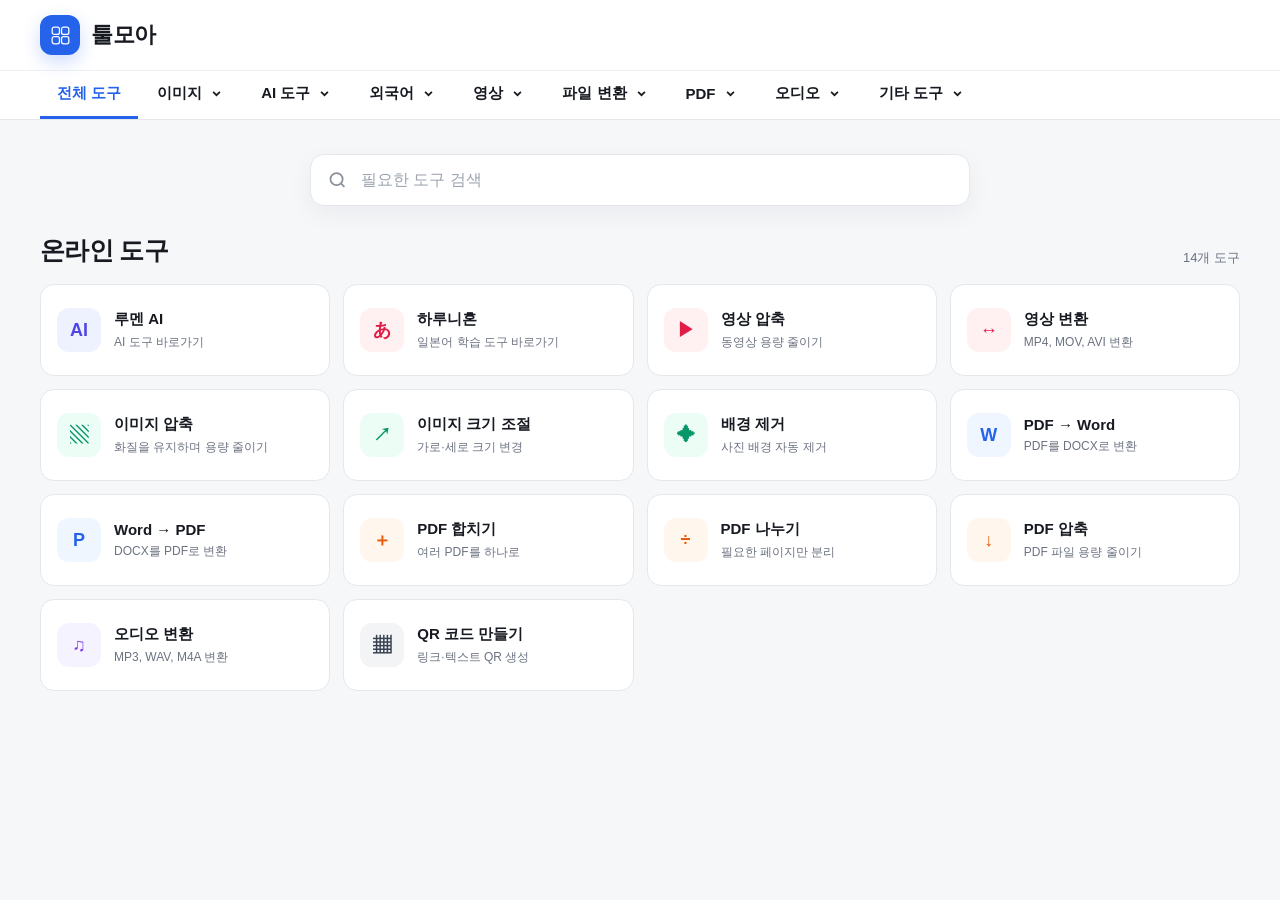
<file: index.html>
<!doctype html>
<html lang="ko">
<head>
  <meta charset="UTF-8" />
  <meta name="viewport" content="width=device-width, initial-scale=1.0" />
  <title>툴모아</title>
  <meta name="description" content="영상, 이미지, PDF, 파일 변환 도구를 바로 사용할 수 있는 온라인 도구 모음" />
  <link rel="stylesheet" href="./styles.css" />
</head>
<body>
  <header class="site-header">
    <div class="header-main">
      <a href="#" class="brand" aria-label="툴모아 홈">
        <span class="brand-logo" aria-hidden="true">
          <svg viewBox="0 0 48 48" role="img">
            <rect x="8" y="8" width="14" height="14" rx="4"></rect>
            <rect x="26" y="8" width="14" height="14" rx="4"></rect>
            <rect x="8" y="26" width="14" height="14" rx="4"></rect>
            <rect x="26" y="26" width="14" height="14" rx="4"></rect>
          </svg>
        </span>
        <span class="brand-name">툴모아</span>
      </a>

      <div class="header-actions">
        <button class="search-toggle" type="button" aria-label="검색 열기">
          <svg viewBox="0 0 24 24" aria-hidden="true"><circle cx="11" cy="11" r="7"></circle><path d="m20 20-4-4"></path></svg>
        </button>
        <button class="mobile-menu-button" type="button" aria-label="메뉴 열기" aria-expanded="false">
          <span></span><span></span><span></span>
        </button>
      </div>
    </div>

    <nav class="category-nav" aria-label="도구 카테고리">
      <div class="nav-inner">
        <button class="category-button active" type="button" data-category="all">전체 도구</button>

         <div class="category-item">
          <button class="category-button dropdown-trigger" type="button" aria-expanded="false">
            이미지
            <svg viewBox="0 0 20 20" aria-hidden="true"><path d="m6 8 4 4 4-4"></path></svg>
          </button>
          <div class="dropdown-menu">
            <a href="#" data-tool="image-compress"><strong>이미지 압축</strong><span>화질을 유지하며 용량 줄이기</span></a>
            <a href="#" data-tool="image-resize"><strong>크기 조절</strong><span>가로·세로 크기 변경</span></a>
            <a href="image_convert/" data-tool="image-convert"><strong>이미지 변환</strong><span>JPG, PNG, WEBP 변환</span></a>
            <a href="#" data-tool="image-background"><strong>배경 제거</strong><span>사진 배경 자동 제거</span></a>
            <a href="#" data-tool="image-crop"><strong>이미지 자르기</strong><span>원하는 영역만 잘라내기</span></a>
          </div>
        </div>
        
        <div class="category-item">
          <button class="category-button dropdown-trigger" type="button" aria-expanded="false">
            AI 도구
            <svg viewBox="0 0 20 20" aria-hidden="true"><path d="m6 8 4 4 4-4"></path></svg>
          </button>
          <div class="dropdown-menu">
            <a href="https://myunghoon3847-maker.github.io/Lumen/" target="_blank" rel="noopener noreferrer">
              <strong>루멘 AI</strong><span>AI 도구 바로가기</span>
            </a>
          </div>
        </div>

        <div class="category-item">
          <button class="category-button dropdown-trigger" type="button" aria-expanded="false">
            외국어
            <svg viewBox="0 0 20 20" aria-hidden="true"><path d="m6 8 4 4 4-4"></path></svg>
          </button>
          <div class="dropdown-menu">
            <a href="https://myunghoon3847-maker.github.io/harunihon/" target="_blank" rel="noopener noreferrer">
              <strong>하루니혼</strong><span>일본어 학습 도구 바로가기</span>
            </a>
          </div>
        </div>

        <div class="category-item">
          <button class="category-button dropdown-trigger" type="button" aria-expanded="false">
            영상
            <svg viewBox="0 0 20 20" aria-hidden="true"><path d="m6 8 4 4 4-4"></path></svg>
          </button>
          <div class="dropdown-menu">
            <a href="#" data-tool="video-compress"><strong>영상 압축</strong><span>동영상 용량 줄이기</span></a>
            <a href="#" data-tool="video-convert"><strong>영상 변환</strong><span>MP4, MOV, AVI 변환</span></a>
            <a href="#" data-tool="video-cut"><strong>영상 자르기</strong><span>구간 선택 및 저장</span></a>
            <a href="#" data-tool="video-audio"><strong>오디오 추출</strong><span>영상에서 MP3 추출</span></a>
            <a href="#" data-tool="video-gif"><strong>GIF 만들기</strong><span>영상 구간을 GIF로 변환</span></a>
          </div>
        </div>

        <div class="category-item">
          <button class="category-button dropdown-trigger" type="button" aria-expanded="false">
            파일 변환
            <svg viewBox="0 0 20 20" aria-hidden="true"><path d="m6 8 4 4 4-4"></path></svg>
          </button>
          <div class="dropdown-menu wide">
            <div class="dropdown-group">
              <span class="dropdown-title">문서 변환</span>
              <a href="#" data-tool="pdf-word"><strong>PDF → Word</strong><span>PDF를 DOCX로 변환</span></a>
              <a href="#" data-tool="word-pdf"><strong>Word → PDF</strong><span>DOCX를 PDF로 변환</span></a>
              <a href="#" data-tool="excel-pdf"><strong>Excel → PDF</strong><span>스프레드시트를 PDF로 변환</span></a>
            </div>
            <div class="dropdown-group">
              <span class="dropdown-title">미디어 변환</span>
              <a href="#" data-tool="audio-convert"><strong>오디오 변환</strong><span>MP3, WAV, M4A 변환</span></a>
              <a href="#" data-tool="archive-convert"><strong>압축 파일 변환</strong><span>ZIP, RAR, 7Z 변환</span></a>
              <a href="#" data-tool="ebook-convert"><strong>전자책 변환</strong><span>EPUB, MOBI, PDF 변환</span></a>
            </div>
          </div>
        </div>

        <div class="category-item">
          <button class="category-button dropdown-trigger" type="button" aria-expanded="false">
            PDF
            <svg viewBox="0 0 20 20" aria-hidden="true"><path d="m6 8 4 4 4-4"></path></svg>
          </button>
          <div class="dropdown-menu">
            <a href="#" data-tool="pdf-merge"><strong>PDF 합치기</strong><span>여러 PDF를 하나로</span></a>
            <a href="#" data-tool="pdf-split"><strong>PDF 나누기</strong><span>필요한 페이지만 분리</span></a>
            <a href="#" data-tool="pdf-compress"><strong>PDF 압축</strong><span>PDF 파일 용량 줄이기</span></a>
            <a href="#" data-tool="pdf-image"><strong>PDF → 이미지</strong><span>페이지를 JPG로 변환</span></a>
          </div>
        </div>

        <div class="category-item">
          <button class="category-button dropdown-trigger" type="button" aria-expanded="false">
            오디오
            <svg viewBox="0 0 20 20" aria-hidden="true"><path d="m6 8 4 4 4-4"></path></svg>
          </button>
          <div class="dropdown-menu">
            <a href="#" data-tool="audio-compress"><strong>오디오 압축</strong><span>음질과 용량 조절</span></a>
            <a href="#" data-tool="audio-cut"><strong>오디오 자르기</strong><span>원하는 구간만 저장</span></a>
            <a href="#" data-tool="audio-merge"><strong>오디오 합치기</strong><span>여러 파일 이어 붙이기</span></a>
            <a href="#" data-tool="audio-convert"><strong>오디오 변환</strong><span>MP3, WAV, M4A 변환</span></a>
          </div>
        </div>

        <div class="category-item">
          <button class="category-button dropdown-trigger" type="button" aria-expanded="false">
            기타 도구
            <svg viewBox="0 0 20 20" aria-hidden="true"><path d="m6 8 4 4 4-4"></path></svg>
          </button>
          <div class="dropdown-menu align-right">
            <a href="#" data-tool="qr"><strong>QR 코드 만들기</strong><span>링크·텍스트 QR 생성</span></a>
            <a href="#" data-tool="text"><strong>텍스트 정리</strong><span>공백·줄바꿈 정리</span></a>
            <a href="#" data-tool="password"><strong>비밀번호 생성</strong><span>강력한 비밀번호 만들기</span></a>
            <a href="#" data-tool="color"><strong>색상 코드 변환</strong><span>HEX, RGB, HSL 변환</span></a>
          </div>
        </div>
      </div>
    </nav>

    <div class="mobile-category-panel" aria-hidden="true">

      <button class="mobile-category-title" type="button" data-mobile-target="ai-tools">AI 도구 <span>+</span></button>
      <div class="mobile-submenu" id="ai-tools"><a href="https://myunghoon3847-maker.github.io/Lumen/" target="_blank" rel="noopener noreferrer">루멘 AI</a></div>
      <button class="mobile-category-title" type="button" data-mobile-target="language-tools">외국어 <span>+</span></button>
      <div class="mobile-submenu" id="language-tools"><a href="https://myunghoon3847-maker.github.io/harunihon/" target="_blank" rel="noopener noreferrer">하루니혼</a></div>
      <button class="mobile-category-title" type="button" data-mobile-target="video">영상 <span>+</span></button>
      <div class="mobile-submenu" id="video"><a href="#">영상 압축</a><a href="#">영상 변환</a><a href="#">영상 자르기</a><a href="#">오디오 추출</a></div>
      <button class="mobile-category-title" type="button" data-mobile-target="image">이미지 <span>+</span></button>
      <div class="mobile-submenu" id="image"><a href="#">이미지 압축</a><a href="#">크기 조절</a><a href="#">이미지 변환</a><a href="#">배경 제거</a></div>
      <button class="mobile-category-title" type="button" data-mobile-target="convert">파일 변환 <span>+</span></button>
      <div class="mobile-submenu" id="convert"><a href="#">PDF → Word</a><a href="#">Word → PDF</a><a href="#">오디오 변환</a><a href="#">압축 파일 변환</a></div>
      <button class="mobile-category-title" type="button" data-mobile-target="pdf">PDF <span>+</span></button>
      <div class="mobile-submenu" id="pdf"><a href="#">PDF 합치기</a><a href="#">PDF 나누기</a><a href="#">PDF 압축</a><a href="#">PDF → 이미지</a></div>
      <button class="mobile-category-title" type="button" data-mobile-target="audio">오디오 <span>+</span></button>
      <div class="mobile-submenu" id="audio"><a href="#">오디오 압축</a><a href="#">오디오 자르기</a><a href="#">오디오 합치기</a><a href="#">오디오 변환</a></div>
    </div>
  </header>

  <main>
    <section class="search-section">
      <div class="search-wrap">
        <svg viewBox="0 0 24 24" aria-hidden="true"><circle cx="11" cy="11" r="7"></circle><path d="m20 20-4-4"></path></svg>
        <input id="toolSearch" type="search" placeholder="필요한 도구 검색" autocomplete="off" />
      </div>
    </section>

    <section class="tools-section">
      <div class="section-heading">
        <h1>온라인 도구</h1>
        <span id="resultCount">14개 도구</span>
      </div>

      <div class="tool-grid" id="toolGrid">

        <a href="https://myunghoon3847-maker.github.io/Lumen/" target="_blank" rel="noopener noreferrer" class="tool-card" data-name="루멘 AI 인공지능 도구" data-category="AI 도구">
          <span class="tool-icon ai">AI</span><span><strong>루멘 AI</strong><small>AI 도구 바로가기</small></span>
        </a>
        <a href="https://myunghoon3847-maker.github.io/harunihon/" target="_blank" rel="noopener noreferrer" class="tool-card" data-name="하루니혼 일본어 외국어 학습" data-category="외국어">
          <span class="tool-icon language">あ</span><span><strong>하루니혼</strong><small>일본어 학습 도구 바로가기</small></span>
        </a>
        <a href="#" class="tool-card" data-name="영상 압축 동영상 용량 줄이기" data-category="영상">
          <span class="tool-icon video">▶</span><span><strong>영상 압축</strong><small>동영상 용량 줄이기</small></span>
        </a>
        <a href="#" class="tool-card" data-name="영상 변환 MP4 MOV AVI" data-category="영상">
          <span class="tool-icon video">↔</span><span><strong>영상 변환</strong><small>MP4, MOV, AVI 변환</small></span>
        </a>
        <a href="#" class="tool-card" data-name="이미지 압축 JPG PNG WEBP" data-category="이미지">
          <span class="tool-icon image">▧</span><span><strong>이미지 압축</strong><small>화질을 유지하며 용량 줄이기</small></span>
        </a>
        <a href="#" class="tool-card" data-name="이미지 크기 조절 리사이즈" data-category="이미지">
          <span class="tool-icon image">↗</span><span><strong>이미지 크기 조절</strong><small>가로·세로 크기 변경</small></span>
        </a>
        <a href="#" class="tool-card" data-name="이미지 배경 제거 누끼" data-category="이미지">
          <span class="tool-icon image">✦</span><span><strong>배경 제거</strong><small>사진 배경 자동 제거</small></span>
        </a>
        <a href="#" class="tool-card" data-name="PDF Word 변환" data-category="파일 변환">
          <span class="tool-icon file">W</span><span><strong>PDF → Word</strong><small>PDF를 DOCX로 변환</small></span>
        </a>
        <a href="#" class="tool-card" data-name="Word PDF 변환" data-category="파일 변환">
          <span class="tool-icon file">P</span><span><strong>Word → PDF</strong><small>DOCX를 PDF로 변환</small></span>
        </a>
        <a href="#" class="tool-card" data-name="PDF 합치기 병합" data-category="PDF">
          <span class="tool-icon pdf">＋</span><span><strong>PDF 합치기</strong><small>여러 PDF를 하나로</small></span>
        </a>
        <a href="#" class="tool-card" data-name="PDF 나누기 분할" data-category="PDF">
          <span class="tool-icon pdf">÷</span><span><strong>PDF 나누기</strong><small>필요한 페이지만 분리</small></span>
        </a>
        <a href="#" class="tool-card" data-name="PDF 압축 용량" data-category="PDF">
          <span class="tool-icon pdf">↓</span><span><strong>PDF 압축</strong><small>PDF 파일 용량 줄이기</small></span>
        </a>
        <a href="#" class="tool-card" data-name="오디오 변환 MP3 WAV M4A" data-category="오디오">
          <span class="tool-icon audio">♫</span><span><strong>오디오 변환</strong><small>MP3, WAV, M4A 변환</small></span>
        </a>
        <a href="#" class="tool-card" data-name="QR 코드 생성 만들기" data-category="기타 도구">
          <span class="tool-icon etc">▦</span><span><strong>QR 코드 만들기</strong><small>링크·텍스트 QR 생성</small></span>
        </a>
      </div>

      <div class="empty-state" id="emptyState" hidden>검색 결과가 없습니다.</div>
    </section>
  </main>

  <script src="./script.js"></script>
</body>
</html>
</file>
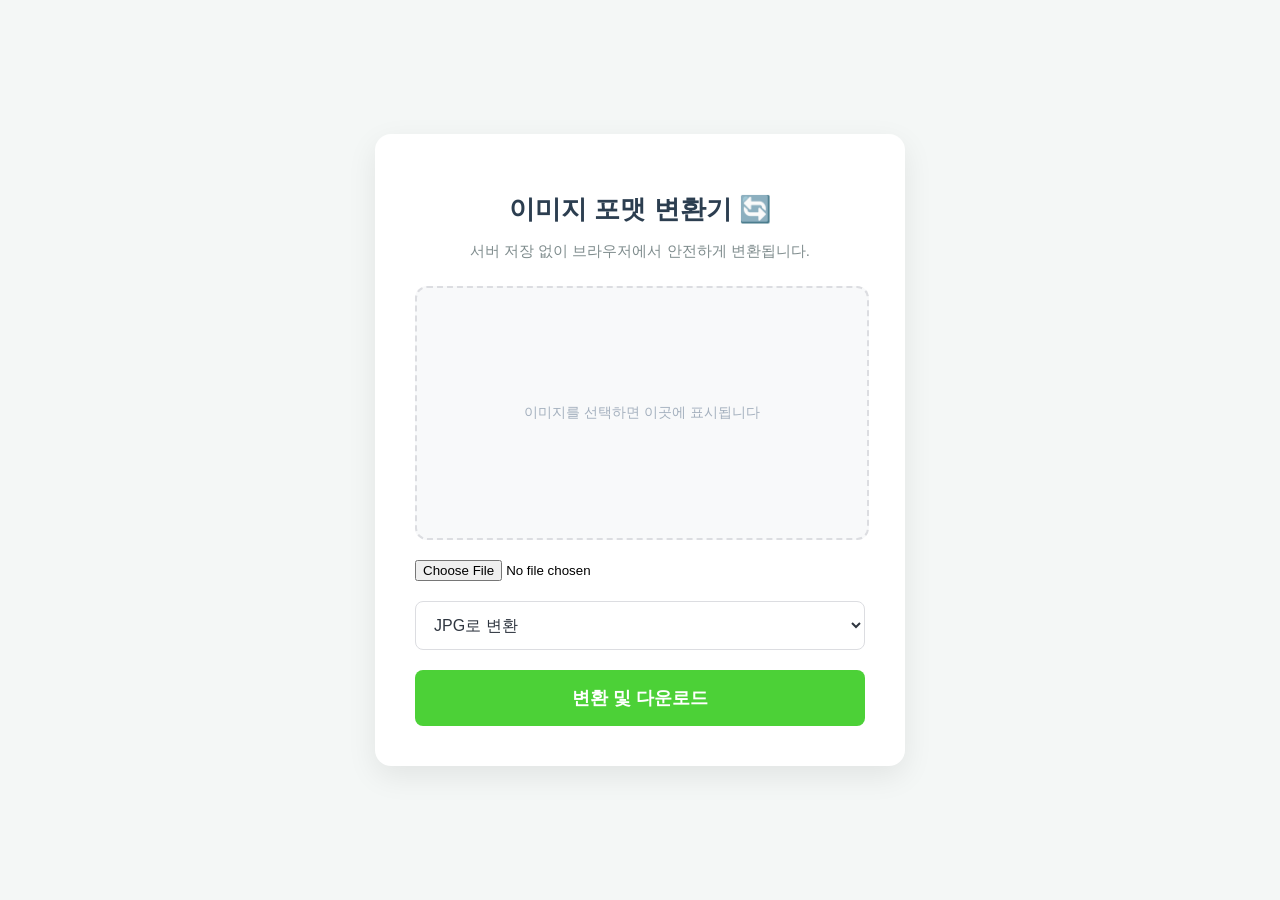
<file: image_convert/index.html>
<!DOCTYPE html>
<html lang="ko">
<head>
    <meta charset="UTF-8">
    <meta name="viewport" content="width=device-width, initial-scale=1.0">
    <title>초간단 이미지 변환기 | ToolMoa</title>
    <style>
        body {
            font-family: 'Pretendard', -apple-system, sans-serif;
            background-color: #f4f7f6;
            display: flex;
            justify-content: center;
            align-items: center;
            min-height: 100vh;
            margin: 0;
            padding: 20px;
            box-sizing: border-box;
        }
        .tool-container {
            background-color: #ffffff;
            padding: 40px;
            border-radius: 16px;
            box-shadow: 0 10px 30px rgba(0,0,0,0.08);
            text-align: center;
            width: 100%;
            max-width: 450px;
        }
        h1 {
            font-size: 26px;
            color: #2c3e50;
            margin-bottom: 10px;
        }
        p {
            color: #7f8c8d;
            font-size: 15px;
            margin-bottom: 25px;
        }
        
        /* 미리보기 영역 스타일 */
        .preview-box {
            width: 100%;
            height: 250px;
            border: 2px dashed #dcdde1;
            border-radius: 12px;
            margin-bottom: 20px;
            display: flex;
            justify-content: center;
            align-items: center;
            overflow: hidden;
            background-color: #f8f9fa;
            position: relative;
        }
        .preview-box img {
            max-width: 100%;
            max-height: 100%;
            object-fit: contain;
            display: none; /* 초기에는 숨김 */
        }
        .preview-text {
            color: #a4b0be;
            font-size: 14px;
        }

        input[type="file"] {
            margin-bottom: 20px;
            width: 100%;
        }
        select {
            width: 100%;
            padding: 14px;
            margin-bottom: 20px;
            border: 1px solid #dcdde1;
            border-radius: 8px;
            font-size: 16px;
            background-color: white;
            color: #2f3640;
        }
        button {
            width: 100%;
            padding: 16px;
            background-color: #4cd137;
            color: white;
            border: none;
            border-radius: 8px;
            font-size: 18px;
            font-weight: 700;
            cursor: pointer;
            transition: background-color 0.2s, transform 0.1s;
        }
        button:hover {
            background-color: #44bd32;
        }
        button:active {
            transform: scale(0.98);
        }
    </style>
</head>
<body>

    <div class="tool-container">
        <h1>이미지 포맷 변환기 🔄</h1>
        <p>서버 저장 없이 브라우저에서 안전하게 변환됩니다.</p>

        <!-- 미리보기 영역 추가 -->
        <div class="preview-box">
            <span class="preview-text" id="previewText">이미지를 선택하면 이곳에 표시됩니다</span>
            <img id="imagePreview" alt="미리보기">
        </div>

        <!-- 1. 파일 선택 -->
        <input type="file" id="imageInput" accept="image/*">

        <!-- 2. 변환할 포맷 선택 -->
        <select id="formatSelect">
            <option value="image/jpeg">JPG로 변환</option>
            <option value="image/png">PNG로 변환</option>
            <option value="image/webp">WEBP로 변환 (블로그 추천)</option>
        </select>

        <!-- 3. 변환 버튼 -->
        <button id="convertBtn">변환 및 다운로드</button>

        <!-- 변환 처리를 위한 숨겨진 캔버스 -->
        <canvas id="canvas" style="display:none;"></canvas>
    </div>

    <script>
        const imageInput = document.getElementById('imageInput');
        const formatSelect = document.getElementById('formatSelect');
        const convertBtn = document.getElementById('convertBtn');
        const canvas = document.getElementById('canvas');
        const ctx = canvas.getContext('2d');
        
        // 미리보기 관련 요소
        const imagePreview = document.getElementById('imagePreview');
        const previewText = document.getElementById('previewText');

        // 파일이 선택되었을 때 미리보기 표시
        imageInput.addEventListener('change', function() {
            const file = this.files[0];
            
            if (file) {
                const reader = new FileReader();
                
                reader.onload = function(e) {
                    imagePreview.src = e.target.result;
                    imagePreview.style.display = 'block'; // 이미지 보이기
                    previewText.style.display = 'none';   // 안내 텍스트 숨기기
                }
                
                reader.readAsDataURL(file);
            } else {
                // 사용자가 파일 선택을 취소했을 때 초기화
                imagePreview.src = '';
                imagePreview.style.display = 'none';
                previewText.style.display = 'block';
            }
        });

        // 변환 버튼 클릭 로직
        convertBtn.addEventListener('click', () => {
            if (!imageInput.files[0]) {
                alert('변환할 이미지를 먼저 선택해주세요!');
                return;
            }

            const file = imageInput.files[0];
            const reader = new FileReader();

            reader.onload = function(event) {
                const img = new Image();
                img.onload = function() {
                    // 배경이 투명한 PNG를 JPG로 변환할 때 배경을 흰색으로 처리
                    canvas.width = img.width;
                    canvas.height = img.height;
                    
                    // 캔버스 초기화 (투명 배경 방지)
                    ctx.fillStyle = '#ffffff';
                    ctx.fillRect(0, 0, canvas.width, canvas.height);
                    
                    ctx.drawImage(img, 0, 0);

                    const format = formatSelect.value;
                    const extension = format.split('/')[1]; 
                    const newDataUrl = canvas.toDataURL(format, 0.9);

                    const link = document.createElement('a');
                    link.download = `ToolMoa_converted.${extension}`;
                    link.href = newDataUrl;
                    link.click();
                }
                img.src = event.target.result;
            }
            reader.readAsDataURL(file);
        });
    </script>

</body>
</html>
</file>
<file: styles.css>
:root{
  --bg:#f6f7f9;
  --surface:#fff;
  --line:#e5e7eb;
  --line-strong:#d7dbe2;
  --text:#171a21;
  --muted:#6b7280;
  --blue:#2563eb;
  --blue-soft:#eff6ff;
  --shadow:0 12px 35px rgba(15,23,42,.10);
}
*{box-sizing:border-box}
html,body{margin:0;min-height:100%}
body{font-family:Inter,Segoe UI,Apple SD Gothic Neo,Malgun Gothic,sans-serif;background:var(--bg);color:var(--text)}
a{text-decoration:none;color:inherit}
button,input{font:inherit}
button{color:inherit}
.site-header{position:sticky;top:0;z-index:100;background:rgba(255,255,255,.96);border-bottom:1px solid var(--line);backdrop-filter:blur(12px)}
.header-main{width:min(1200px,calc(100% - 32px));height:70px;margin:0 auto;display:flex;align-items:center;justify-content:space-between}
.brand{display:inline-flex;align-items:center;gap:11px;font-size:22px;font-weight:800;letter-spacing:-.02em}
.brand-logo{width:40px;height:40px;border-radius:12px;background:var(--blue);display:grid;place-items:center;box-shadow:0 7px 18px rgba(37,99,235,.22)}
.brand-logo svg{width:25px;height:25px;fill:none;stroke:#fff;stroke-width:2.4;stroke-linecap:round}
.header-actions{display:flex;align-items:center;gap:8px}
.search-toggle,.mobile-menu-button{width:42px;height:42px;border:1px solid var(--line);background:#fff;border-radius:11px;display:none;align-items:center;justify-content:center;cursor:pointer}
.search-toggle svg{width:21px;height:21px;fill:none;stroke:currentColor;stroke-width:2}
.mobile-menu-button{flex-direction:column;gap:4px}
.mobile-menu-button span{width:18px;height:2px;background:#222;border-radius:2px}
.category-nav{border-top:1px solid #f0f1f3;background:#fff}
.nav-inner{width:min(1200px,calc(100% - 32px));margin:0 auto;display:flex;align-items:center;gap:2px;overflow:visible}
.category-item{position:relative}
.category-button{height:48px;border:0;background:transparent;padding:0 17px;display:inline-flex;align-items:center;gap:6px;font-weight:700;font-size:15px;cursor:pointer;border-bottom:3px solid transparent}
.category-button:hover,.category-button.active{color:var(--blue);border-bottom-color:var(--blue)}
.category-button svg{width:17px;height:17px;fill:none;stroke:currentColor;stroke-width:2;transition:transform .18s ease}
.category-item.open .category-button svg{transform:rotate(180deg)}
.dropdown-menu{position:absolute;left:0;top:calc(100% + 8px);width:320px;padding:10px;background:#fff;border:1px solid var(--line);border-radius:15px;box-shadow:var(--shadow);opacity:0;visibility:hidden;transform:translateY(-5px);transition:.16s ease;display:grid;gap:4px}
.category-item.open .dropdown-menu{opacity:1;visibility:visible;transform:translateY(0)}
.dropdown-menu.align-right{left:auto;right:0}
.dropdown-menu.wide{width:570px;grid-template-columns:1fr 1fr;gap:10px}
.dropdown-group{display:grid;gap:4px;padding:4px}
.dropdown-title{font-size:12px;font-weight:800;color:#9aa0aa;padding:8px 10px 5px;text-transform:uppercase;letter-spacing:.06em}
.dropdown-menu a{display:flex;flex-direction:column;gap:3px;padding:11px 12px;border-radius:10px}
.dropdown-menu a:hover{background:#f5f7fb}
.dropdown-menu strong{font-size:14px}
.dropdown-menu span{font-size:12px;color:var(--muted)}
.mobile-category-panel{display:none}
main{width:min(1200px,calc(100% - 32px));margin:0 auto;padding:28px 0 70px}
.search-section{display:flex;justify-content:center;padding:6px 0 28px}
.search-wrap{width:min(660px,100%);height:52px;background:#fff;border:1px solid var(--line);border-radius:14px;display:flex;align-items:center;padding:0 16px;gap:11px;box-shadow:0 8px 24px rgba(15,23,42,.05)}
.search-wrap:focus-within{border-color:#a9c0ff;box-shadow:0 0 0 4px rgba(37,99,235,.09)}
.search-wrap svg{width:22px;height:22px;fill:none;stroke:#89909a;stroke-width:2}
.search-wrap input{width:100%;border:0;outline:0;background:transparent;font-size:16px;color:var(--text)}
.search-wrap input::placeholder{color:#9ca3af}
.section-heading{display:flex;align-items:end;justify-content:space-between;margin-bottom:17px}
.section-heading h1{font-size:25px;margin:0;letter-spacing:-.025em}
.section-heading span{font-size:13px;color:var(--muted)}
.tool-grid{display:grid;grid-template-columns:repeat(4,minmax(0,1fr));gap:13px}
.tool-card{min-height:92px;background:#fff;border:1px solid var(--line);border-radius:14px;padding:16px;display:flex;align-items:center;gap:13px;transition:.16s ease}
.tool-card:hover{transform:translateY(-2px);border-color:#cbd5e1;box-shadow:0 9px 24px rgba(15,23,42,.08)}
.tool-card>span:last-child{min-width:0;display:flex;flex-direction:column;gap:5px}
.tool-card strong{font-size:15px;white-space:nowrap;overflow:hidden;text-overflow:ellipsis}
.tool-card small{font-size:12px;color:var(--muted);white-space:nowrap;overflow:hidden;text-overflow:ellipsis}
.tool-icon{flex:0 0 auto;width:44px;height:44px;border-radius:12px;display:grid;place-items:center;font-weight:900;font-size:18px}
.tool-icon.video{background:#fff1f2;color:#e11d48}
.tool-icon.image{background:#ecfdf5;color:#059669}
.tool-icon.file{background:#eff6ff;color:#2563eb}
.tool-icon.pdf{background:#fff7ed;color:#ea580c}
.tool-icon.audio{background:#f5f3ff;color:#7c3aed}
.tool-icon.etc{background:#f3f4f6;color:#374151}
.tool-icon.ai{background:#eef2ff;color:#4f46e5}
.tool-icon.language{background:#fff1f2;color:#e11d48}
.empty-state{text-align:center;background:#fff;border:1px solid var(--line);border-radius:14px;padding:45px 20px;color:var(--muted)}
@media (max-width:1000px){
  .tool-grid{grid-template-columns:repeat(3,minmax(0,1fr))}
  .category-button{padding:0 12px;font-size:14px}
}
@media (max-width:820px){
  .header-main{height:62px;width:calc(100% - 24px)}
  .brand{font-size:20px}
  .brand-logo{width:36px;height:36px}
  .search-toggle,.mobile-menu-button{display:flex}
  .category-nav{display:none}
  .mobile-category-panel{display:none;position:absolute;left:0;right:0;top:62px;background:#fff;border-top:1px solid var(--line);border-bottom:1px solid var(--line);padding:10px 12px 16px;max-height:calc(100vh - 62px);overflow:auto}
  .mobile-category-panel.open{display:block}
  .mobile-category-title{width:100%;border:0;border-bottom:1px solid #eef0f3;background:#fff;padding:15px 4px;display:flex;align-items:center;justify-content:space-between;font-weight:800;text-align:left;cursor:pointer}
  .mobile-submenu{display:none;padding:6px 0 10px}
  .mobile-submenu.open{display:grid}
  .mobile-submenu a{padding:11px 14px;color:#4b5563;border-radius:9px}
  .mobile-submenu a:hover{background:#f6f7f9}
  main{width:calc(100% - 24px);padding-top:18px}
  .search-section{padding-top:0}
  .tool-grid{grid-template-columns:repeat(2,minmax(0,1fr))}
}
@media (max-width:560px){
  .tool-grid{grid-template-columns:1fr}
  .tool-card{min-height:82px}
  .search-section{padding-bottom:20px}
}
</file>
